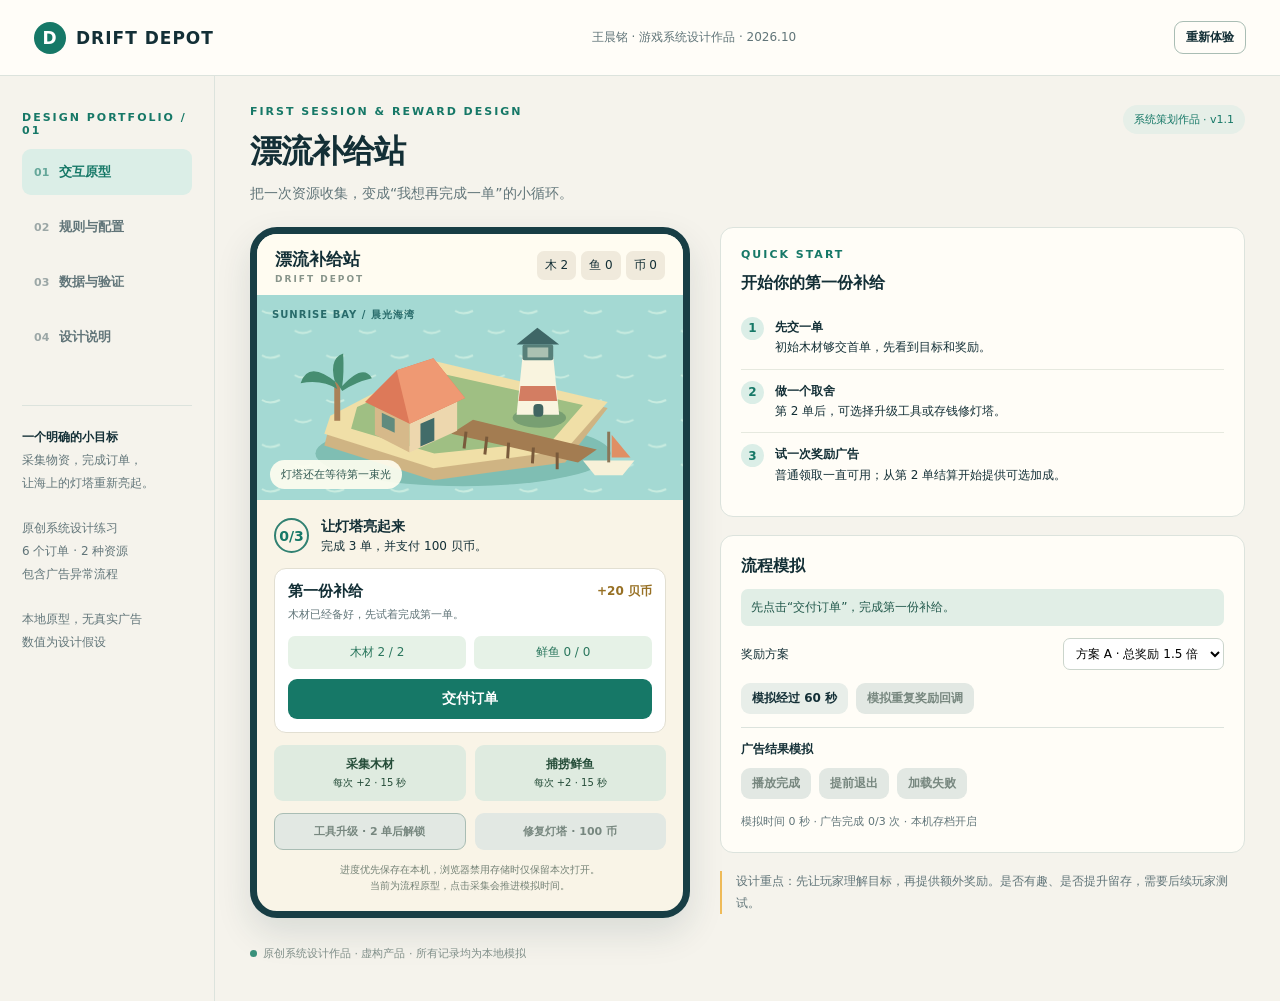
<file: index.html>
<!doctype html><html lang="zh-CN"><head><meta charset="utf-8"><meta name="viewport" content="width=device-width,initial-scale=1"><title>漂流补给站 · 游戏系统策划 DEMO</title><style>:root{--ink:#132f36;--muted:#617579;--green:#167867;--mint:#dbeee7;--paper:#f5f3ec;--line:#dce3dd;--gold:#efbb59}*{box-sizing:border-box}body{margin:0;font-family:'Microsoft YaHei',system-ui,sans-serif;background:var(--paper);color:var(--ink);font-size:14px}button,input,select{font:inherit}button{cursor:pointer;border:0;border-radius:9px;padding:11px 15px;font-weight:700;background:var(--green);color:white;transition:filter .15s}button:hover{filter:brightness(1.08)}button:focus-visible,a:focus-visible{outline:3px solid #e4a62e;outline-offset:3px}button:disabled{cursor:default;filter:none;background:#e2e8e3;color:#77877f}a{color:var(--green)}.quiet{background:#e8eee9;color:var(--ink)}.outline{background:transparent;border:1px solid #a9bdb4;color:var(--ink)}.small{padding:7px 11px;font-size:12px}h1,h2,h3,p{margin-top:0}h1{font-size:32px;letter-spacing:-1px;margin-bottom:7px}h2{font-size:23px;margin-bottom:14px}h3{font-size:16px}p{line-height:1.85}header{height:76px;background:#fffdf8;border-bottom:1px solid var(--line);display:flex;align-items:center;justify-content:space-between;padding:0 34px;gap:20px}.brand{font-weight:800;letter-spacing:1px;font-size:17px}.brand span{display:inline-grid;place-items:center;background:var(--green);color:white;width:32px;height:32px;border-radius:50%;margin-right:10px}.meta{font-size:12px;color:var(--muted)}.layout{display:grid;grid-template-columns:215px minmax(0,1fr);max-width:1600px;margin:auto;min-height:calc(100vh - 76px)}aside{padding:35px 22px;border-right:1px solid var(--line)}.eyebrow{font-size:11px;letter-spacing:2px;text-transform:uppercase;color:var(--green);font-weight:800;margin-bottom:12px}.nav{display:flex;flex-direction:column;gap:9px}.nav button{text-align:left;background:transparent;color:var(--muted);padding:14px 12px;font-size:13px}.nav button.active{color:var(--green);background:var(--mint)}.nav b{font-size:11px;opacity:.6;margin-right:10px}.sidefoot{margin-top:45px;border-top:1px solid var(--line);padding-top:20px;color:var(--muted);font-size:12px;line-height:1.9}.sidefoot strong{display:block;color:var(--ink)}main{padding:29px 35px 40px;min-width:0}.intro{display:flex;justify-content:space-between;align-items:flex-start;gap:20px;margin-bottom:20px}.intro p{color:var(--muted);margin:0}.badge{font-size:11px;background:#e6efe8;color:var(--green);padding:7px 11px;border-radius:30px;white-space:nowrap}.view[hidden]{display:none}.workspace{display:grid;grid-template-columns:minmax(330px,440px) minmax(260px,1fr);gap:30px;align-items:start}.phone{position:relative;border:7px solid #183e45;border-radius:27px;background:#f9f4e7;overflow:hidden;box-shadow:0 15px 35px #173b4320}.phone-head{background:#fffcf1;padding:14px 18px 11px;display:flex;justify-content:space-between;align-items:center}.phone-name{font-weight:800;font-size:17px}.phone-name small{display:block;font-size:9px;color:#87948a;letter-spacing:2px;margin-top:3px}.resources{display:flex;gap:5px;flex-wrap:wrap;font-size:12px}.res{background:#f0eadc;border-radius:7px;padding:6px 8px}.scene{position:relative;background:#a3d8d3;height:205px;overflow:hidden}.scene svg{width:100%;height:100%}.scene-label{position:absolute;left:15px;top:13px;font-size:10px;font-weight:bold;letter-spacing:1px;color:#286b6a}.scene-status{position:absolute;bottom:11px;left:13px;background:#fffef0e8;padding:7px 11px;border-radius:20px;color:#315851;font-size:11px}.gamebody{padding:15px 17px 17px}.goal{display:flex;gap:12px;align-items:center;margin-bottom:12px}.goal p{margin:0;font-size:12px;line-height:1.6}.goal b{display:block;font-size:14px}.goal .num{height:35px;width:35px;display:grid;place-items:center;border:2px solid #318172;color:var(--green);border-radius:50%;font-weight:800;flex-shrink:0}.order{background:white;border:1px solid #e2dfd2;border-radius:12px;padding:13px;margin-bottom:12px}.row{display:flex;align-items:center;justify-content:space-between;gap:10px}.order-title{font-weight:800;font-size:15px}.reward{color:#977024;font-weight:700;font-size:12px}.order p{font-size:11px;color:var(--muted);margin:4px 0 9px}.requirements{display:flex;gap:8px;margin:10px 0}.need{flex:1;border-radius:7px;background:#f2f3ec;text-align:center;padding:8px;color:#86734f;font-size:12px}.need.ready{background:#e6f2e7;color:#2b775e}.full{width:100%}.actions{display:grid;grid-template-columns:1fr 1fr;gap:9px;margin-bottom:12px}.actions button{background:#dfebe0;color:#244c38;font-size:12px;padding:11px 6px}.actions small{display:block;font-size:10px;font-weight:400;margin-top:3px}.builds{display:grid;grid-template-columns:1fr 1fr;gap:9px}.builds button{font-size:11px;padding:10px 6px}.helper{font-size:10px;color:#738175;text-align:center;margin-top:12px;line-height:1.6}.inspector{display:flex;flex-direction:column;gap:18px}.panel{background:#fffdf7;border:1px solid var(--line);border-radius:13px;padding:20px}.panel p:last-child{margin-bottom:0}.panel h3{margin-bottom:12px}.panel p{font-size:13px;color:var(--muted)}.steps{list-style:none;padding:0;margin:0}.steps li{display:flex;gap:11px;padding:11px 0;border-bottom:1px solid #e6e9df;font-size:12px;line-height:1.7}.steps li:last-child{border:0}.steps span{background:var(--mint);color:var(--green);border-radius:50%;width:23px;height:23px;display:grid;place-items:center;flex-shrink:0;font-weight:700}.steps strong{display:block}.tools{display:flex;flex-wrap:wrap;gap:8px}.control{display:flex;justify-content:space-between;align-items:center;gap:8px;margin-bottom:13px;font-size:12px}.control select{padding:7px 8px;border:1px solid #cbd5cc;border-radius:7px;background:white;max-width:210px}.simbar{font-size:11px;color:var(--muted);margin-top:13px;line-height:1.8}.adtools{padding-top:13px;border-top:1px solid var(--line);margin-top:13px}.adtools strong{font-size:12px;display:block;margin-bottom:10px}.note{padding-left:14px;border-left:2px solid var(--gold);color:var(--muted);font-size:12px;line-height:1.8}.modal{position:absolute;inset:0;background:#143c4599;display:flex;align-items:center;justify-content:center;padding:22px;z-index:5}.modal[hidden]{display:none}.modal-inner{width:100%;background:#fffcf2;border-radius:20px;padding:24px;text-align:center;box-shadow:0 15px 45px #0002}.modal .icon{font-size:38px;margin-bottom:15px}.modal h3{font-size:24px;margin-bottom:8px}.modal p{font-size:13px;color:var(--muted)}.modal button{margin-top:10px}.modal .payout{font-size:36px;color:var(--green);font-weight:bold;margin:16px 0}.adplace{background:#e4ede7;padding:35px 10px;margin:20px 0;border-radius:10px;line-height:1.8}.toast{font-size:12px;padding:10px;background:#e1eee6;color:#22594c;border-radius:7px;min-height:36px;margin-bottom:12px}.grid2{display:grid;grid-template-columns:1fr 1fr;gap:22px}.wide{grid-column:1/-1}table{border-collapse:collapse;width:100%;font-size:12px;background:#fffdf8}th{background:#e1ebe5;text-align:left;font-weight:700}td,th{padding:12px 11px;border:1px solid #dce3dd;line-height:1.7}td input{width:65px;padding:7px;border:1px solid #c2d2c7;border-radius:5px;background:white}td.right{text-align:right}.tablewrap{overflow-x:auto}.stats{display:grid;grid-template-columns:repeat(4,1fr);gap:12px;margin-bottom:20px}.stat{background:#fffdf8;border:1px solid var(--line);padding:18px;border-radius:10px}.stat strong{font-size:29px;display:block;margin:5px 0}.stat small{color:var(--muted);font-size:11px}.log{max-height:390px;overflow:auto;font-size:11px}.log code{color:var(--green);word-break:break-all}.flow{display:flex;gap:10px;align-items:center;flex-wrap:wrap;margin:14px 0 24px}.flow span{background:#e7eee6;padding:12px 15px;border-radius:8px;font-weight:bold;font-size:12px}.callout{background:#173e45;color:white;padding:26px;border-radius:13px}.callout p{color:#d0e6e3}.talk{counter-reset:talk}.talk article{border-bottom:1px solid var(--line);padding:21px 0}.talk article h3{font-size:17px}.talk article h3:before{counter-increment:talk;content:'0' counter(talk) ' / ';color:var(--green)}.talk article p{margin-bottom:0;color:#4c6266}.footer{font-size:11px;color:#82918b;margin-top:28px}.statusdot{display:inline-block;width:7px;height:7px;border-radius:100%;background:#3a917b;margin-right:6px}@media(max-width:1100px){.layout{grid-template-columns:175px minmax(0,1fr)}main{padding:25px 22px}.workspace{gap:19px;grid-template-columns:minmax(315px,1fr) minmax(230px,.85fr)}aside{padding:30px 13px}.intro h1{font-size:28px}.control{align-items:flex-start;flex-direction:column}}@media(max-width:850px){header{height:auto;min-height:68px;padding:16px 20px}.meta{display:none}.layout{display:block}aside{padding:13px 18px;border:0;border-bottom:1px solid var(--line)}aside .eyebrow,.sidefoot{display:none}.nav{flex-direction:row;overflow:auto;gap:4px}.nav button{white-space:nowrap;padding:10px}.nav b{display:none}main{padding:22px 18px}.workspace{grid-template-columns:minmax(290px,420px);justify-content:center}.intro{display:block}.intro .badge{display:inline-block;margin-top:10px}.grid2{grid-template-columns:1fr}.stats{grid-template-columns:1fr 1fr}.phone{max-width:420px}.control{flex-direction:row}.intro p{font-size:12px}.scene{height:190px}}@media(prefers-reduced-motion:reduce){*{transition:none!important}}
</style></head><body>
<header><div class="brand"><span>D</span>DRIFT DEPOT</div><div class="meta">王晨铭 · 游戏系统设计作品 · 2026.10</div><button class="outline small" id="reset">重新体验</button></header>
<div class="layout"><aside><div class="eyebrow">Design portfolio / 01</div><nav class="nav" aria-label="作品导航"><button data-tab="prototype" class="active"><b>01</b>交互原型</button><button data-tab="rules"><b>02</b>规则与配置</button><button data-tab="data"><b>03</b>数据与验证</button><button data-tab="design"><b>04</b>设计说明</button></nav><div class="sidefoot"><strong>一个明确的小目标</strong>采集物资，完成订单，<br>让海上的灯塔重新亮起。<br><br>原创系统设计练习<br>6 个订单 · 2 种资源<br>包含广告异常流程<br><br>本地原型，无真实广告<br>数值为设计假设</div></aside>
<main><div class="intro"><div><div class="eyebrow">First session & reward design</div><h1>漂流补给站</h1><p>把一次资源收集，变成“我想再完成一单”的小循环。</p></div><div class="badge">系统策划作品 · v1.1</div></div>
<section class="view" id="prototype"><div class="workspace"><div class="phone"><div class="phone-head"><div class="phone-name">漂流补给站<small>DRIFT DEPOT</small></div><div class="resources"><span class="res" id="wood"></span><span class="res" id="fish"></span><span class="res" id="coins"></span></div></div>
<div class="scene"><span class="scene-label">SUNRISE BAY / 晨光海湾</span><svg viewBox="0 0 430 205" aria-label="海岛补给站和待修复灯塔" role="img"><defs><pattern id="water" width="65" height="45" patternUnits="userSpaceOnUse"><path d="M5 15 Q13 20 23 15 M38 35 Q46 40 55 35" fill="none" stroke="#c9ece0" stroke-width="2"/></pattern></defs><rect width="430" height="205" fill="#a4d9d3"/><rect width="430" height="205" fill="url(#water)"/><ellipse cx="208" cy="159" rx="149" ry="33" fill="#7fbeb3"/><path d="M74 127 L180 72 354 113 311 168 178 186 68 151Z" fill="#cfb483"/><path d="M74 121 L180 66 354 107 311 156 178 174 68 139Z" fill="#f0dfa7"/><path d="M101 112 L180 77 329 110 297 147 179 159 95 134Z" fill="#9fbf83"/><path d="M196 139 L324 168 343 155 218 125Z" fill="#a37c51"/><path d="M211 137 L209 154 M232 142 L230 160 M254 148 L253 164 M279 153 L278 169 M303 158 L303 175" stroke="#795a3b" stroke-width="3"/><g transform="translate(119 78)"><path d="M0 28 L48 10 83 25 35 46Z" fill="#efdcbc"/><path d="M0 28 L0 62 35 80 35 46Z" fill="#d6b98a"/><path d="M35 46 L83 25 83 58 35 80Z" fill="#edd7ae"/><path d="M-10 29 L22 -3 59 -15 91 25 35 51Z" fill="#dd7959"/><path d="M35 51 L22 -3 59 -15 91 25Z" fill="#ef9973"/><path d="M46 51 L60 45 60 68 46 74Z" fill="#426c69"/><path d="M7 40 L20 46 20 60 7 54Z" fill="#608b7e"/></g><g transform="translate(276 48)"><ellipse cx="9" cy="75" rx="27" ry="10" fill="#789f72"/><path d="M-8 13 L23 13 29 72 -14 72Z" fill="#f9f4df"/><path d="M-10 43 L25 43 27 58 -12 58Z" fill="#d37d62"/><rect x="-8" y="1" width="31" height="16" rx="2" fill="#567f79"/><rect id="lamp" x="-3" y="4" width="21" height="10" fill="#abc1b2"/><path d="M-14 1 L7 -16 29 1Z" fill="#3e6666"/><rect x="3" y="61" width="10" height="13" rx="4" fill="#406561"/><path id="beam" d="M15 9 L104 -21 L104 47Z" fill="#ffe592" opacity="0"/></g><g transform="translate(81 79)"><rect x="-3" y="8" width="6" height="39" fill="#aa8157"/><path d="M0 9 Q-29 -15 -37 9 Q-15 5 0 15 Q-11 -15 6 -21 Q7 -1 5 12 Q26 -11 35 4 Q18 8 5 17Z" fill="#468d71"/></g><g transform="translate(352 166)"><path d="M-23 0 L29 0 17 15 -11 15Z" fill="#f7f1d8"/><path d="M3 -29 L3 2" stroke="#897759" stroke-width="3"/><path d="M6 -26 L25 -3 6 -3Z" fill="#e08f64"/></g></svg><span class="scene-status" id="scene-status">灯塔还在等待第一束光</span></div>
<div class="gamebody"><div class="goal"><div class="num" id="progress">0/3</div><p><b id="goal-title">让灯塔亮起来</b><span id="goal-copy"></span></p></div><div class="order"><div class="row"><span class="order-title" id="order-name"></span><span class="reward" id="order-reward"></span></div><p id="order-desc"></p><div class="requirements" id="requirements"></div><button class="full" id="submit">交付订单</button></div><div class="actions"><button id="gather-wood">采集木材<small></small></button><button id="gather-fish">捕捞鲜鱼<small></small></button></div><div class="builds"><button class="outline" id="upgrade"></button><button id="repair"></button></div><div class="helper">进度优先保存在本机，浏览器禁用存储时仅保留本次打开。<br>当前为流程原型，点击采集会推进模拟时间。</div></div>
<div class="modal" id="modal" hidden role="dialog" aria-modal="false" aria-labelledby="modal-title"><div class="modal-inner" id="modal-content"></div></div></div>
<div class="inspector"><div class="panel"><div class="eyebrow">Quick start</div><h3>开始你的第一份补给</h3><ol class="steps"><li><span>1</span><div><strong>先交一单</strong>初始木材够交首单，先看到目标和奖励。</div></li><li><span>2</span><div><strong>做一个取舍</strong>第 2 单后，可选择升级工具或存钱修灯塔。</div></li><li><span>3</span><div><strong>试一次奖励广告</strong>普通领取一直可用；从第 2 单结算开始提供可选加成。</div></li></ol></div><div class="panel"><h3>流程模拟</h3><div class="toast" id="status" role="status" aria-live="polite">先点击“交付订单”，完成第一份补给。</div><label class="control">奖励方案<select id="variant"><option value="A">方案 A · 总奖励 1.5 倍</option><option value="B">方案 B · 总奖励 2 倍</option></select></label><div class="tools"><button class="quiet small" id="advance">模拟经过 60 秒</button><button class="quiet small" id="duplicate">模拟重复奖励回调</button></div><div class="adtools"><strong>广告结果模拟</strong><div class="tools"><button class="small" id="ad-success" disabled>播放完成</button><button class="quiet small" id="ad-cancel" disabled>提前退出</button><button class="quiet small" id="ad-fail" disabled>加载失败</button></div></div><div class="simbar" id="siminfo"></div></div><div class="note">设计重点：先让玩家理解目标，再提供额外奖励。是否有趣、是否提升留存，需要后续玩家测试。</div></div></div></section>
<section class="view" id="rules" hidden><div class="grid2"><div class="panel wide"><h2>订单与成长规则</h2><div class="flow"><span>采集资源</span>→<span>交付订单</span>→<span>领取贝币</span>→<span>升级或修灯塔</span></div><p>木材和鲜鱼是消耗资源，贝币是成长资源。订单按固定顺序解锁；升级工具提升单次采集量，但会暂时延后修复灯塔。修复之后仍可体验剩余订单，6 单结算后本轮结束。</p></div><div class="panel"><h3>配置实验台</h3><p>调整的是设计假设。应用后会重新开始，避免旧存档混入新数值。</p><label class="control">基础采集量 <input id="cfg-gather" type="number" min="1" max="4" value="2"></label><label class="control">灯塔修复费用 <input id="cfg-cost" type="number" min="80" max="150" step="5" value="100"></label><div class="tools"><button id="apply">应用并重新开始</button><button class="outline" id="export-config">导出当前配置</button></div><p class="meta" id="config-notice"></p></div><div class="panel"><h3>必须守住的边界</h3><p>资源不足不能提交；资源上限各 20；每笔订单只结算一次；首单没有广告；失败或退出仍可普通领取；每单仅能发起一次视频请求。</p><p>奖励视频每轮最多成功 3 次，成功后冷却 60 秒模拟时间。真实产品的每日上限与冷却应由服务端校验。</p></div><div class="panel wide"><h3>订单配置表</h3><div class="tablewrap"><table><thead><tr><th>编号</th><th>订单</th><th>木材</th><th>鲜鱼</th><th>基础贝币</th><th>A 额外奖励</th><th>B 额外奖励</th></tr></thead><tbody id="orders-table"></tbody></table></div><p style="margin-top:12px">额外奖励 = 向下取整［基础奖励 ×（倍数 − 1）］。A 方案的 35 贝币订单总计 52 贝币，界面展示实际可领数值。</p></div></div></section>
<section class="view" id="data" hidden><div class="eyebrow">Local session / 非真实用户数据</div><h2>数值记录与验证计划</h2><div class="stats" id="stats"></div><div class="grid2"><div class="panel"><h3>这次测试回答什么</h3><p>问题：在入口和冷却相同的条件下，将奖励从 1.5 倍提高到 2 倍，是否会改变玩家观看意愿，并让成长过快？</p><p>正式实验只改变奖励倍数，按用户固定分组。主要看“出现奖励入口的用户中，有多少人在首次曝光后 24 小时内完成一次奖励视频”。同时观察 D1 留存、前 3 单完成率、灯塔修复时间和免费玩家的进度。</p><p>本地一轮演示只能检查埋点和数值；不能当作 A/B 实验结果，也不能推算收入。</p></div><div class="panel"><h3>具体判断方法</h3><p>先做小规模可用性测试，确认玩家能理解订单和普通领取。正式样本量根据基线、最小可检测提升和统计方案预先计算，至少覆盖完整周周期与 D1 观察窗口。</p><p>若广告完成率提高，但灯塔目标过快耗尽或 D1 下降，先调整奖励上限。若免费路径完成率下降，优先检查引导和基础产出。</p><button class="outline" id="export-events">导出本轮事件 JSON</button></div><div class="panel wide"><div class="row"><h3>本轮事件记录</h3><span class="meta">仅保存本机 · 可导出复盘</span></div><div class="log"><table><thead><tr><th>序号</th><th>模拟秒</th><th>事件</th><th>内容</th></tr></thead><tbody id="event-log"></tbody></table></div></div></section>
<section class="view" id="design" hidden>
<div class="callout"><div class="eyebrow" style="color:#a5d0bd">Design notes</div><h2>让每一次补给都有一个可见的目标</h2><p>玩家收集物资、帮助船只完成订单，再用贝币改善补给站。本作品围绕一个短周期目标，探索资源循环、成长选择与自愿奖励视频之间的关系。</p></div>
<div class="talk"><article><h3>首单先给一次完整反馈</h3><p>初始提供 2 木材，刚好完成首单。玩家先经历交付和领奖，再学习资源收集；首单不出现视频入口，避免分散对目标的理解。</p></article>
<article><h3>升级工具还是先修灯塔</h3><p>第 2 单后工具解锁，花费 30 贝币让每次采集从 2 增加到 3。升级能减少后续操作，但默认路径要到第 4 单才够钱修塔；不升级则可在第 3 单修塔。玩家能看到选择的成本。</p></article>
<article><h3>奖励增加不等于更早达成目标</h3><p>灯塔同时需要完成至少 3 单和支付 100 贝币。提高奖励倍数会增加余额，却无法跳过订单门槛，视频还会占用模拟时间。因此视频入口只承诺额外贝币。后续需要补充有意义的消耗，并验证玩家是否理解奖励价值。</p></article>
<article><h3>异常流程也是规则的一部分</h3><p>视频加载失败或提前退出时保留基础领奖；同一订单不重复发钱；视频过程中刷新会恢复普通领奖。每轮最多成功 3 次，成功后冷却 60 模拟秒，减少奖励过快积累。</p></article></div>
<div class="panel"><h3>默认数值推演</h3><p>以下按缺口采集、不提前囤货。“修塔前余额”均为完成并结算相应订单后的数值，所有时间为模拟秒。</p><div class="tablewrap"><table><thead><tr><th>路径</th><th>可修塔时</th><th>修塔前余额</th><th>模拟秒</th></tr></thead><tbody><tr><td>免费 不升级</td><td>第 3 单</td><td>115</td><td>105</td></tr><tr><td>免费 第 2 单后升级</td><td>第 4 单</td><td>130</td><td>125</td></tr><tr><td>A 第 2 和 3 单完整视频</td><td>第 3 单</td><td>162</td><td>165</td></tr><tr><td>B 第 2 和 3 单完整视频</td><td>第 3 单</td><td>210</td><td>165</td></tr></tbody></table></div></div>
<div class="panel" style="margin-top:22px"><h3>后续迭代</h3><p>先观察玩家能否理解订单、普通领取和升级成本，再补充灯塔修复后的订单变化与长期资源消耗。奖励倍数的正式实验需要真实用户、固定分组与完整观察窗口；当前原型只验证规则和数值，不提供商业效果结论。</p></div>
<p class="footer">设计文档、代码与视觉素材使用 AI 辅助完成。作品包含 6 个固定订单和本地事件记录，未接入真实广告、账号或服务端。</p></section>
<div class="footer"><span class="statusdot"></span>原创系统设计作品 · 虚构产品 · 所有记录均为本地模拟</div></main></div>
<script>(function(root){
'use strict';
const DEFAULT={version:'1.0',variant:'A',gather:2,gatherSeconds:15,storageCap:20,upgradeCost:30,upgradeGather:3,lighthouseCost:100,minOrders:3,adMultiplier:1.5,adSeconds:30,adCooldown:60,adCap:3,orders:[
{id:'O01',name:'第一份补给',wood:2,fish:0,coins:20},
{id:'O02',name:'渔夫的午餐',wood:2,fish:2,coins:35},
{id:'O03',name:'灯塔物资',wood:4,fish:3,coins:60},
{id:'O04',name:'远航准备',wood:3,fish:3,coins:45},
{id:'O05',name:'邻岛来信',wood:4,fish:4,coins:60},
{id:'O06',name:'最后一班船',wood:5,fish:5,coins:75}]};
const copy=x=>JSON.parse(JSON.stringify(x));
function create(config=DEFAULT,saved=null){
const c=copy(config);
const s=saved?copy(saved):{version:1,time:0,wood:2,fish:0,coins:0,completed:0,upgraded:false,repaired:false,phase:'play',pending:null,adCount:0,lastAd:-99999,events:[],paid:[],lastTransaction:null};
function log(event,details={}){s.events.push({seq:s.events.length+1,event,sim_seconds:s.time,variant:c.variant,...details});}
function current(){return c.orders[s.completed]||null;}
function allowedAd(){return !!(s.phase==='settlement'&&s.pending&&!s.pending.attempted&&s.completed>=2&&s.adCount<c.adCap&&s.time-s.lastAd>=c.adCooldown);}
function claim(bonus=0){
const p=s.pending;if(!p||s.paid.includes(p.id))return false;
s.coins+=p.base+bonus;s.paid.push(p.id);s.lastTransaction=p.id;
log('order_settle',{order_id:p.id,base:p.base,bonus,coins:p.base+bonus});
s.pending=null;s.phase='play';return true;
}
function act(type,payload){
let ok=false;const o=current();
if(type==='gather'&&s.phase==='play'&&o&&['wood','fish'].includes(payload)&&s[payload]<c.storageCap){const n=Math.min(s.upgraded?c.upgradeGather:c.gather,c.storageCap-s[payload]);s[payload]+=n;s.time+=c.gatherSeconds;log('resource_gather',{resource:payload,amount:n});ok=true;}
if(type==='submit'&&s.phase==='play'&&o&&s.wood>=o.wood&&s.fish>=o.fish){s.wood-=o.wood;s.fish-=o.fish;s.completed++;s.time+=5;s.pending={id:o.id,base:o.coins,attempted:false};s.phase='settlement';log('order_complete',{order_id:o.id});if(allowedAd())log('rv_offer',{order_id:o.id,multiplier:c.adMultiplier});ok=true;}
if(type==='claim'&&s.phase==='settlement'){ok=claim();}
if(type==='adStart'&&allowedAd()){s.pending.attempted=true;s.phase='ad';log('rv_start',{order_id:s.pending.id});ok=true;}
if(type==='adResult'&&s.phase==='ad'&&['success','cancel','fail'].includes(payload)){
const id=s.pending.id;log('rv_'+payload,{order_id:id});
if(payload==='success'){s.time+=c.adSeconds;s.lastAd=s.time;s.adCount++;const bonus=Math.floor(s.pending.base*(c.adMultiplier-1));log('rv_reward',{order_id:id,bonus});ok=claim(bonus);}
else{s.phase='settlement';ok=true;}
}
if(type==='upgrade'&&s.phase==='play'&&!s.upgraded&&s.completed>=2&&s.coins>=c.upgradeCost){s.coins-=c.upgradeCost;s.upgraded=true;log('upgrade_buy',{cost:c.upgradeCost});ok=true;}
if(type==='repair'&&s.phase==='play'&&!s.repaired&&s.completed>=c.minOrders&&s.coins>=c.lighthouseCost){s.coins-=c.lighthouseCost;s.repaired=true;log('lighthouse_repair',{cost:c.lighthouseCost});ok=true;}
if(type==='advance'&&s.phase!=='ad'){s.time+=60;log('demo_time_advance',{seconds:60});ok=true;}
if(type==='duplicate'){log('duplicate_callback_ignored',{order_id:s.lastTransaction});ok=true;}
return ok;
}
if(!saved)log('session_start');
if(saved&&s.phase==='ad'){s.phase='settlement';log('rv_interrupted',{order_id:s.pending.id});}
return {config:c,state:s,current,allowedAd,act,snapshot:()=>copy(s)};
}
const api={DEFAULT,create};if(typeof module!=='undefined'&&module.exports)module.exports=api;root.DriftEngine=api;
})(typeof globalThis!=='undefined'?globalThis:this);
</script><script>(function(){
'use strict';
const $=id=>document.getElementById(id),key='drift-depot-public-v1';
const clone=x=>JSON.parse(JSON.stringify(x));
let config=clone(DriftEngine.DEFAULT),game,storage=true;
try{const stored=JSON.parse(localStorage.getItem(key)||'null');if(stored&&stored.state.version===1&&Array.isArray(stored.state.events)&&stored.config.version==='1.0'&&stored.config.orders.length===6){config=stored.config;game=DriftEngine.create(config,stored.state);}}catch(e){storage=false;}
if(!game)game=DriftEngine.create(config);
const escape=x=>String(x).replace(/[&<>"']/g,c=>({'&':'&amp;','<':'&lt;','>':'&gt;','"':'&quot;',"'":'&#39;'}[c]));
function save(){try{localStorage.setItem(key,JSON.stringify({config,state:game.snapshot()}));}catch(e){storage=false;}}
function tell(message){$('status').textContent=message;}
function reset(c=config){config=clone(c);game=DriftEngine.create(config);save();render();tell('已重新开始。先交付第一份补给。');}
function act(t,v){const ok=game.act(t,v);if(ok){const messages={submit:'订单已交付，选择领取方式。',claim:'基础奖励已领取，可以继续完成下一单。',gather:'物资已入库，查看订单还缺什么。',upgrade:'工具升级成功，单次采集量增加。',repair:'灯塔亮起来了！还可以体验剩余订单。',adStart:'请在流程模拟选择一种广告结果。',advance:'模拟时间推进 60 秒。',duplicate:'重复奖励回调已忽略，贝币没有增加。'};tell(t==='adResult'?(v==='success'?'完整播放成功，基础奖励和额外奖励已一次性到账。':'未发放广告加成，基础奖励仍可领取。'):messages[t]||'操作完成。');save();render();}return ok;}
function render(){
const s=game.state,c=game.config,o=game.current(),n=s.upgraded?c.upgradeGather:c.gather,play=s.phase==='play';
$('wood').textContent='木 '+s.wood;$('fish').textContent='鱼 '+s.fish;$('coins').textContent='币 '+s.coins;
$('progress').textContent=Math.min(s.completed,c.minOrders)+'/'+c.minOrders;
$('goal-title').textContent=s.repaired?'灯塔已经亮起':'让灯塔亮起来';
$('goal-copy').textContent=s.repaired?'继续服务来往船只，完成本轮 6 个订单。':'完成 '+c.minOrders+' 单，并支付 '+c.lighthouseCost+' 贝币。';
$('scene-status').textContent=s.repaired?'晨光海湾重新迎来船只':'灯塔还在等待第一束光';
$('lamp').setAttribute('fill',s.repaired?'#ffe685':'#abc1b2');$('beam').setAttribute('opacity',s.repaired?'.6':'0');
$('order-name').textContent=o?o.name:'本轮补给已完成';$('order-reward').textContent=o?'+'+o.coins+' 贝币':'6 / 6';
$('order-desc').textContent=o?(s.completed===0?'木材已经备好，先试着完成第一单。':'订单 '+(s.completed+1)+' / 6 · 按需要收集物资'):'可以修复灯塔、查看事件，或重新体验其他方案。';
$('requirements').innerHTML=o?['wood','fish'].map(r=>'<span class="need '+(s[r]>=o[r]?'ready':'')+'">'+(r==='wood'?'木材':'鲜鱼')+' '+s[r]+' / '+o[r]+'</span>').join(''):'';
$('submit').disabled=!play||!o||s.wood<o.wood||s.fish<o.fish;
$('submit').textContent=o?'交付订单':'本轮结束';
for(const r of ['wood','fish']){const el=$('gather-'+r);el.disabled=!play||!o||s[r]>=c.storageCap;el.querySelector('small').textContent='每次 +'+n+' · '+c.gatherSeconds+' 秒';}
$('upgrade').textContent=s.upgraded?'工具已升级':(s.completed<2?'工具升级 · 2 单后解锁':'升级工具 · '+c.upgradeCost+' 币');
$('upgrade').disabled=!play||s.upgraded||s.completed<2||s.coins<c.upgradeCost;
$('repair').textContent=s.repaired?'灯塔已修复':'修复灯塔 · '+c.lighthouseCost+' 币';
$('repair').disabled=!play||s.repaired||s.completed<c.minOrders||s.coins<c.lighthouseCost;
$('variant').value=c.variant;$('variant').disabled=!play;$('reset').disabled=s.phase==='ad';
$('advance').disabled=!play;$('duplicate').disabled=!play||!s.lastTransaction;
for(const r of ['success','cancel','fail'])$('ad-'+r).disabled=s.phase!=='ad';
$('siminfo').textContent='模拟时间 '+s.time+' 秒 · 广告完成 '+s.adCount+'/'+c.adCap+' 次 · '+(storage?'本机存档开启':'本次打开有效，存储不可用');
$('modal').hidden=play;
if(s.phase==='settlement'){
const p=s.pending,extra=Math.floor(p.base*(c.adMultiplier-1));
let reason=s.completed<2?'先享受第一份奖励。':p.attempted?'视频未完成，可直接领取基础奖励。':s.adCount>=c.adCap?'本轮额外奖励次数已用完。':s.time-s.lastAd<c.adCooldown?'额外奖励冷却中，先继续补给。':'';
$('modal-content').innerHTML='<div class="icon">✦</div><h3 id="modal-title">补给已送达</h3><p>你帮助了一位远航的朋友。</p><div class="payout">'+p.base+' <small style="font-size:14px">贝币</small></div><button class="full" data-action="claim">普通领取 '+p.base+' 贝币</button>'+(game.allowedAd()?'<button class="outline full" data-action="adStart">观看视频 · 共领 '+(p.base+extra)+' 贝币</button><p style="font-size:11px;margin-top:12px">自愿观看，完整播放后额外获得 '+extra+' 贝币。</p>':'<p style="font-size:12px;margin-top:12px">'+reason+'</p>');
}else if(s.phase==='ad')$('modal-content').innerHTML='<h3 id="modal-title">奖励视频演示</h3><div class="adplace">▷<br>此处模拟广告播放<br><small>不会请求真实广告</small></div><p>请在流程模拟选择<br>播放完成、提前退出或加载失败。</p><button class="outline full" data-action="cancelAd">退出视频</button>';
$('cfg-gather').value=c.gather;$('cfg-cost').value=c.lighthouseCost;
$('config-notice').textContent='当前：基础 +'+c.gather+'，升级后 +'+c.upgradeGather+'；方案 '+c.variant+'。';
$('orders-table').innerHTML=c.orders.map(o=>'<tr><td>'+o.id+'</td><td>'+o.name+'</td><td>'+o.wood+'</td><td>'+o.fish+'</td><td>'+o.coins+'</td><td>'+Math.floor(o.coins*.5)+'</td><td>'+o.coins+'</td></tr>').join('');
const incomes=s.events.filter(e=>e.event==='order_settle').reduce((sum,e)=>sum+e.coins,0),bonuses=s.events.filter(e=>e.event==='rv_reward').reduce((sum,e)=>sum+e.bonus,0);
$('stats').innerHTML=[['已结算订单',s.paid.length,'共 6 单'],['累计收入',incomes,'不扣除建设消耗'],['广告额外收入',bonuses,'仅本轮模拟'],['灯塔修复',s.repaired?'完成':'未完成','目标 '+c.lighthouseCost+' 贝币']].map(x=>'<div class="stat"><small>'+x[0]+'</small><strong>'+x[1]+'</strong><small>'+x[2]+'</small></div>').join('');
$('event-log').innerHTML=s.events.slice().reverse().map(e=>{const{seq,event,sim_seconds,variant,...d}=e;return '<tr><td>'+seq+'</td><td>'+sim_seconds+'</td><td><code>'+event+'</code></td><td>'+escape(JSON.stringify(d))+'</td></tr>';}).join('');
}
function download(name,obj){const a=document.createElement('a'),url=URL.createObjectURL(new Blob([JSON.stringify(obj,null,2)],{type:'application/json'}));a.href=url;a.download=name;document.body.appendChild(a);a.click();a.remove();setTimeout(()=>URL.revokeObjectURL(url),1000);}
document.querySelectorAll('[data-tab]').forEach(b=>b.onclick=()=>{document.querySelectorAll('[data-tab]').forEach(t=>t.classList.toggle('active',t===b));document.querySelectorAll('.view').forEach(v=>v.hidden=v.id!==b.dataset.tab);});
$('gather-wood').onclick=()=>act('gather','wood');$('gather-fish').onclick=()=>act('gather','fish');
for(const t of ['submit','upgrade','repair','advance','duplicate'])$(t).onclick=()=>act(t);
for(const r of ['success','cancel','fail'])$('ad-'+r).onclick=()=>act('adResult',r);
$('modal-content').onclick=e=>{const b=e.target.closest('[data-action]');if(b){if(b.dataset.action==='cancelAd')act('adResult','cancel');else act(b.dataset.action);}};
$('reset').onclick=()=>{if(confirm('清除本轮进度并重新开始？可先在数据页导出事件。'))reset();};
$('variant').onchange=()=>{const v=$('variant').value;if(confirm('切换奖励方案会清除当前进度，继续吗？'))reset({...config,variant:v,adMultiplier:v==='B'?2:1.5});else $('variant').value=config.variant;};
$('apply').onclick=()=>{const n=Number($('cfg-gather').value),cost=Number($('cfg-cost').value);if(!Number.isInteger(n)||n<1||n>4||!Number.isInteger(cost)||cost<80||cost>150||cost%5){$('config-notice').textContent='采集量请填 1–4 的整数；修复费用为 80–150 内的 5 的倍数。';return;}if(confirm('应用新数值并清除本轮进度？')){reset({...config,gather:n,upgradeGather:n+1,lighthouseCost:cost});$('config-notice').textContent='配置已应用。可返回交互原型验证新节奏。';}};
$('export-config').onclick=()=>download('漂流补给站_当前配置.json',config);
$('export-events').onclick=()=>download('漂流补给站_本轮模拟事件.json',{notice:'本地模拟，不是真实用户数据',config,events:game.state.events});
window.demo={get state(){return game.snapshot();},get config(){return clone(config);}};
save();render();
})();
</script></body></html>
</file>
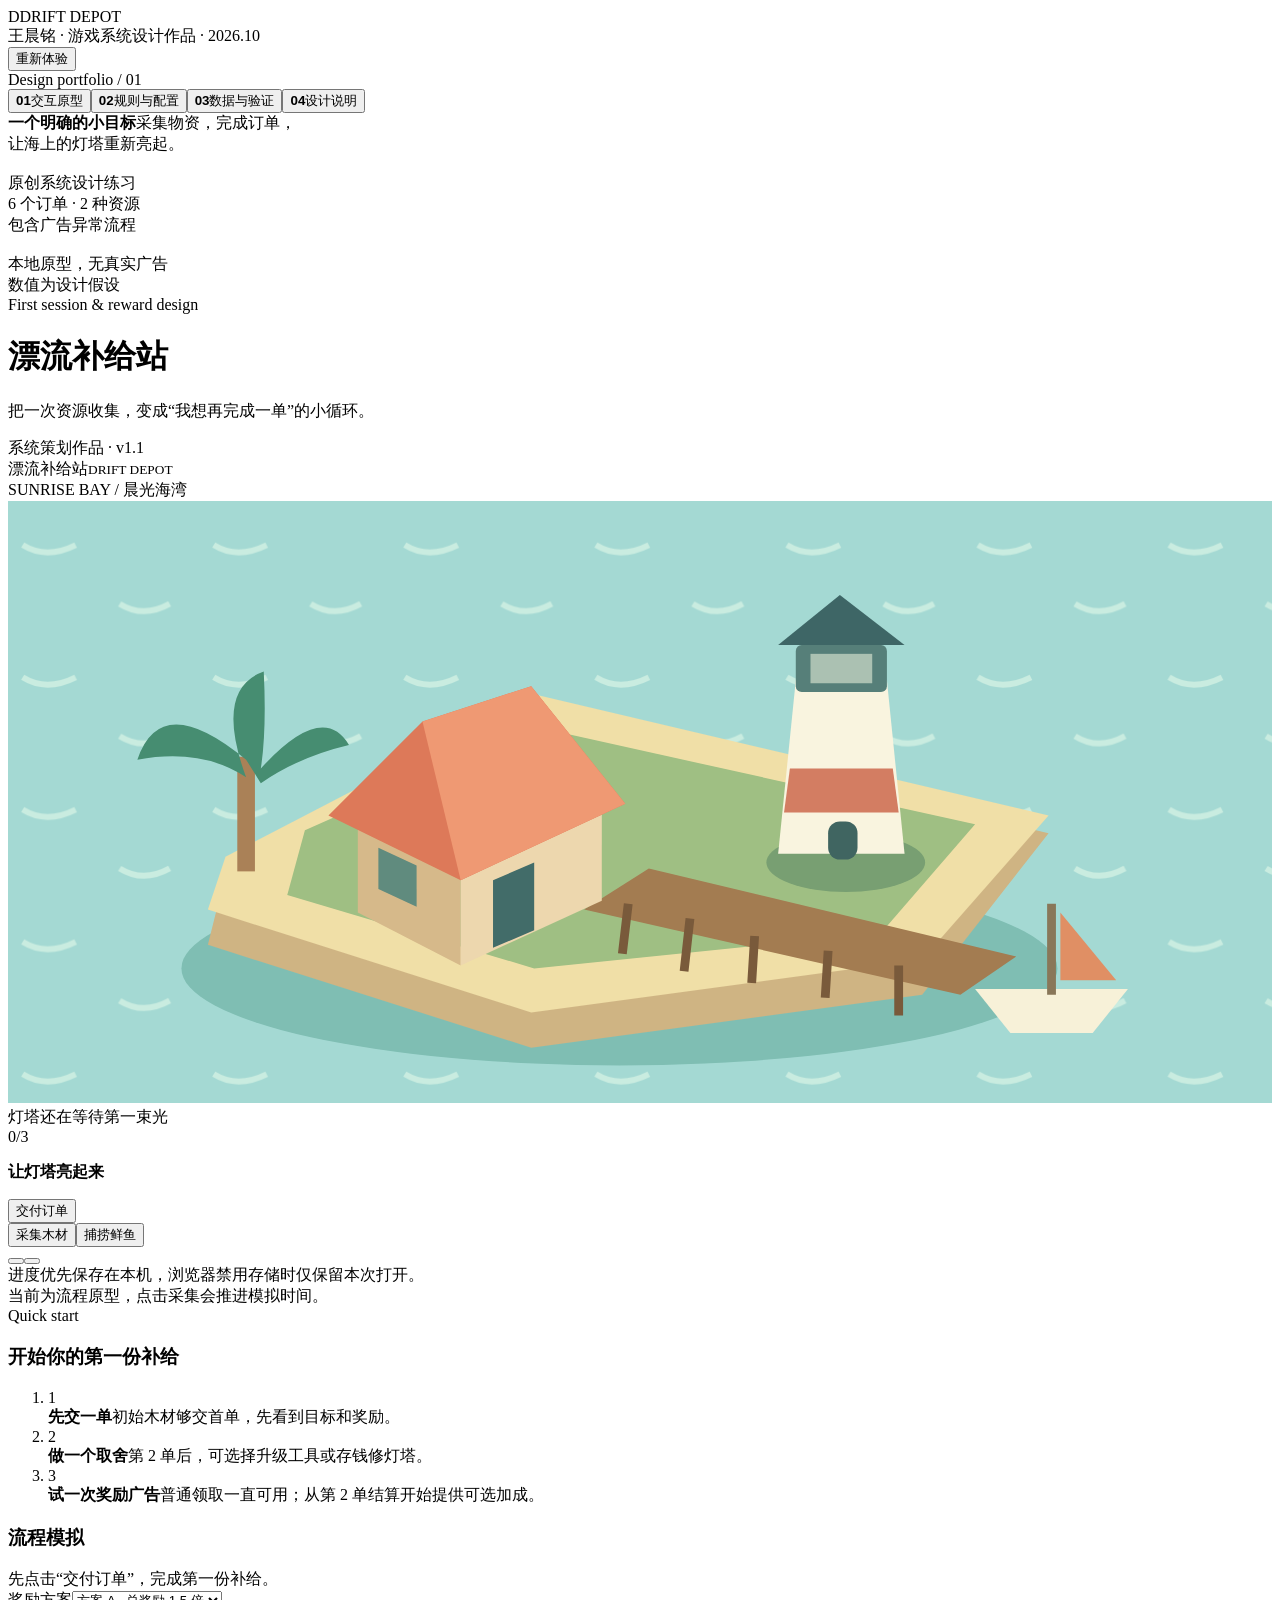
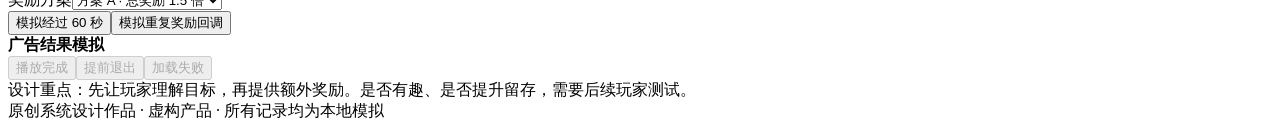
<file: shell.html>
<!doctype html><html lang="zh-CN"><head><meta charset="utf-8"><meta name="viewport" content="width=device-width,initial-scale=1"><title>漂流补给站 · 游戏系统策划 DEMO</title><style>__CSS__</style></head><body>
<header><div class="brand"><span>D</span>DRIFT DEPOT</div><div class="meta">王晨铭 · 游戏系统设计作品 · 2026.10</div><button class="outline small" id="reset">重新体验</button></header>
<div class="layout"><aside><div class="eyebrow">Design portfolio / 01</div><nav class="nav" aria-label="作品导航"><button data-tab="prototype" class="active"><b>01</b>交互原型</button><button data-tab="rules"><b>02</b>规则与配置</button><button data-tab="data"><b>03</b>数据与验证</button><button data-tab="design"><b>04</b>设计说明</button></nav><div class="sidefoot"><strong>一个明确的小目标</strong>采集物资，完成订单，<br>让海上的灯塔重新亮起。<br><br>原创系统设计练习<br>6 个订单 · 2 种资源<br>包含广告异常流程<br><br>本地原型，无真实广告<br>数值为设计假设</div></aside>
<main><div class="intro"><div><div class="eyebrow">First session & reward design</div><h1>漂流补给站</h1><p>把一次资源收集，变成“我想再完成一单”的小循环。</p></div><div class="badge">系统策划作品 · v1.1</div></div>
<section class="view" id="prototype"><div class="workspace"><div class="phone"><div class="phone-head"><div class="phone-name">漂流补给站<small>DRIFT DEPOT</small></div><div class="resources"><span class="res" id="wood"></span><span class="res" id="fish"></span><span class="res" id="coins"></span></div></div>
<div class="scene"><span class="scene-label">SUNRISE BAY / 晨光海湾</span><svg viewBox="0 0 430 205" aria-label="海岛补给站和待修复灯塔" role="img"><defs><pattern id="water" width="65" height="45" patternUnits="userSpaceOnUse"><path d="M5 15 Q13 20 23 15 M38 35 Q46 40 55 35" fill="none" stroke="#c9ece0" stroke-width="2"/></pattern></defs><rect width="430" height="205" fill="#a4d9d3"/><rect width="430" height="205" fill="url(#water)"/><ellipse cx="208" cy="159" rx="149" ry="33" fill="#7fbeb3"/><path d="M74 127 L180 72 354 113 311 168 178 186 68 151Z" fill="#cfb483"/><path d="M74 121 L180 66 354 107 311 156 178 174 68 139Z" fill="#f0dfa7"/><path d="M101 112 L180 77 329 110 297 147 179 159 95 134Z" fill="#9fbf83"/><path d="M196 139 L324 168 343 155 218 125Z" fill="#a37c51"/><path d="M211 137 L209 154 M232 142 L230 160 M254 148 L253 164 M279 153 L278 169 M303 158 L303 175" stroke="#795a3b" stroke-width="3"/><g transform="translate(119 78)"><path d="M0 28 L48 10 83 25 35 46Z" fill="#efdcbc"/><path d="M0 28 L0 62 35 80 35 46Z" fill="#d6b98a"/><path d="M35 46 L83 25 83 58 35 80Z" fill="#edd7ae"/><path d="M-10 29 L22 -3 59 -15 91 25 35 51Z" fill="#dd7959"/><path d="M35 51 L22 -3 59 -15 91 25Z" fill="#ef9973"/><path d="M46 51 L60 45 60 68 46 74Z" fill="#426c69"/><path d="M7 40 L20 46 20 60 7 54Z" fill="#608b7e"/></g><g transform="translate(276 48)"><ellipse cx="9" cy="75" rx="27" ry="10" fill="#789f72"/><path d="M-8 13 L23 13 29 72 -14 72Z" fill="#f9f4df"/><path d="M-10 43 L25 43 27 58 -12 58Z" fill="#d37d62"/><rect x="-8" y="1" width="31" height="16" rx="2" fill="#567f79"/><rect id="lamp" x="-3" y="4" width="21" height="10" fill="#abc1b2"/><path d="M-14 1 L7 -16 29 1Z" fill="#3e6666"/><rect x="3" y="61" width="10" height="13" rx="4" fill="#406561"/><path id="beam" d="M15 9 L104 -21 L104 47Z" fill="#ffe592" opacity="0"/></g><g transform="translate(81 79)"><rect x="-3" y="8" width="6" height="39" fill="#aa8157"/><path d="M0 9 Q-29 -15 -37 9 Q-15 5 0 15 Q-11 -15 6 -21 Q7 -1 5 12 Q26 -11 35 4 Q18 8 5 17Z" fill="#468d71"/></g><g transform="translate(352 166)"><path d="M-23 0 L29 0 17 15 -11 15Z" fill="#f7f1d8"/><path d="M3 -29 L3 2" stroke="#897759" stroke-width="3"/><path d="M6 -26 L25 -3 6 -3Z" fill="#e08f64"/></g></svg><span class="scene-status" id="scene-status">灯塔还在等待第一束光</span></div>
<div class="gamebody"><div class="goal"><div class="num" id="progress">0/3</div><p><b id="goal-title">让灯塔亮起来</b><span id="goal-copy"></span></p></div><div class="order"><div class="row"><span class="order-title" id="order-name"></span><span class="reward" id="order-reward"></span></div><p id="order-desc"></p><div class="requirements" id="requirements"></div><button class="full" id="submit">交付订单</button></div><div class="actions"><button id="gather-wood">采集木材<small></small></button><button id="gather-fish">捕捞鲜鱼<small></small></button></div><div class="builds"><button class="outline" id="upgrade"></button><button id="repair"></button></div><div class="helper">进度优先保存在本机，浏览器禁用存储时仅保留本次打开。<br>当前为流程原型，点击采集会推进模拟时间。</div></div>
<div class="modal" id="modal" hidden role="dialog" aria-modal="false" aria-labelledby="modal-title"><div class="modal-inner" id="modal-content"></div></div></div>
<div class="inspector"><div class="panel"><div class="eyebrow">Quick start</div><h3>开始你的第一份补给</h3><ol class="steps"><li><span>1</span><div><strong>先交一单</strong>初始木材够交首单，先看到目标和奖励。</div></li><li><span>2</span><div><strong>做一个取舍</strong>第 2 单后，可选择升级工具或存钱修灯塔。</div></li><li><span>3</span><div><strong>试一次奖励广告</strong>普通领取一直可用；从第 2 单结算开始提供可选加成。</div></li></ol></div><div class="panel"><h3>流程模拟</h3><div class="toast" id="status" role="status" aria-live="polite">先点击“交付订单”，完成第一份补给。</div><label class="control">奖励方案<select id="variant"><option value="A">方案 A · 总奖励 1.5 倍</option><option value="B">方案 B · 总奖励 2 倍</option></select></label><div class="tools"><button class="quiet small" id="advance">模拟经过 60 秒</button><button class="quiet small" id="duplicate">模拟重复奖励回调</button></div><div class="adtools"><strong>广告结果模拟</strong><div class="tools"><button class="small" id="ad-success" disabled>播放完成</button><button class="quiet small" id="ad-cancel" disabled>提前退出</button><button class="quiet small" id="ad-fail" disabled>加载失败</button></div></div><div class="simbar" id="siminfo"></div></div><div class="note">设计重点：先让玩家理解目标，再提供额外奖励。是否有趣、是否提升留存，需要后续玩家测试。</div></div></div></section>
<section class="view" id="rules" hidden><div class="grid2"><div class="panel wide"><h2>订单与成长规则</h2><div class="flow"><span>采集资源</span>→<span>交付订单</span>→<span>领取贝币</span>→<span>升级或修灯塔</span></div><p>木材和鲜鱼是消耗资源，贝币是成长资源。订单按固定顺序解锁；升级工具提升单次采集量，但会暂时延后修复灯塔。修复之后仍可体验剩余订单，6 单结算后本轮结束。</p></div><div class="panel"><h3>配置实验台</h3><p>调整的是设计假设。应用后会重新开始，避免旧存档混入新数值。</p><label class="control">基础采集量 <input id="cfg-gather" type="number" min="1" max="4" value="2"></label><label class="control">灯塔修复费用 <input id="cfg-cost" type="number" min="80" max="150" step="5" value="100"></label><div class="tools"><button id="apply">应用并重新开始</button><button class="outline" id="export-config">导出当前配置</button></div><p class="meta" id="config-notice"></p></div><div class="panel"><h3>必须守住的边界</h3><p>资源不足不能提交；资源上限各 20；每笔订单只结算一次；首单没有广告；失败或退出仍可普通领取；每单仅能发起一次视频请求。</p><p>奖励视频每轮最多成功 3 次，成功后冷却 60 秒模拟时间。真实产品的每日上限与冷却应由服务端校验。</p></div><div class="panel wide"><h3>订单配置表</h3><div class="tablewrap"><table><thead><tr><th>编号</th><th>订单</th><th>木材</th><th>鲜鱼</th><th>基础贝币</th><th>A 额外奖励</th><th>B 额外奖励</th></tr></thead><tbody id="orders-table"></tbody></table></div><p style="margin-top:12px">额外奖励 = 向下取整［基础奖励 ×（倍数 − 1）］。A 方案的 35 贝币订单总计 52 贝币，界面展示实际可领数值。</p></div></div></section>
<section class="view" id="data" hidden><div class="eyebrow">Local session / 非真实用户数据</div><h2>数值记录与验证计划</h2><div class="stats" id="stats"></div><div class="grid2"><div class="panel"><h3>这次测试回答什么</h3><p>问题：在入口和冷却相同的条件下，将奖励从 1.5 倍提高到 2 倍，是否会改变玩家观看意愿，并让成长过快？</p><p>正式实验只改变奖励倍数，按用户固定分组。主要看“出现奖励入口的用户中，有多少人在首次曝光后 24 小时内完成一次奖励视频”。同时观察 D1 留存、前 3 单完成率、灯塔修复时间和免费玩家的进度。</p><p>本地一轮演示只能检查埋点和数值；不能当作 A/B 实验结果，也不能推算收入。</p></div><div class="panel"><h3>具体判断方法</h3><p>先做小规模可用性测试，确认玩家能理解订单和普通领取。正式样本量根据基线、最小可检测提升和统计方案预先计算，至少覆盖完整周周期与 D1 观察窗口。</p><p>若广告完成率提高，但灯塔目标过快耗尽或 D1 下降，先调整奖励上限。若免费路径完成率下降，优先检查引导和基础产出。</p><button class="outline" id="export-events">导出本轮事件 JSON</button></div><div class="panel wide"><div class="row"><h3>本轮事件记录</h3><span class="meta">仅保存本机 · 可导出复盘</span></div><div class="log"><table><thead><tr><th>序号</th><th>模拟秒</th><th>事件</th><th>内容</th></tr></thead><tbody id="event-log"></tbody></table></div></div></section>
<section class="view" id="design" hidden>
<div class="callout"><div class="eyebrow" style="color:#a5d0bd">Design notes</div><h2>让每一次补给都有一个可见的目标</h2><p>玩家收集物资、帮助船只完成订单，再用贝币改善补给站。本作品围绕一个短周期目标，探索资源循环、成长选择与自愿奖励视频之间的关系。</p></div>
<div class="talk"><article><h3>首单先给一次完整反馈</h3><p>初始提供 2 木材，刚好完成首单。玩家先经历交付和领奖，再学习资源收集；首单不出现视频入口，避免分散对目标的理解。</p></article>
<article><h3>升级工具还是先修灯塔</h3><p>第 2 单后工具解锁，花费 30 贝币让每次采集从 2 增加到 3。升级能减少后续操作，但默认路径要到第 4 单才够钱修塔；不升级则可在第 3 单修塔。玩家能看到选择的成本。</p></article>
<article><h3>奖励增加不等于更早达成目标</h3><p>灯塔同时需要完成至少 3 单和支付 100 贝币。提高奖励倍数会增加余额，却无法跳过订单门槛，视频还会占用模拟时间。因此视频入口只承诺额外贝币。后续需要补充有意义的消耗，并验证玩家是否理解奖励价值。</p></article>
<article><h3>异常流程也是规则的一部分</h3><p>视频加载失败或提前退出时保留基础领奖；同一订单不重复发钱；视频过程中刷新会恢复普通领奖。每轮最多成功 3 次，成功后冷却 60 模拟秒，减少奖励过快积累。</p></article></div>
<div class="panel"><h3>默认数值推演</h3><p>以下按缺口采集、不提前囤货。“修塔前余额”均为完成并结算相应订单后的数值，所有时间为模拟秒。</p><div class="tablewrap"><table><thead><tr><th>路径</th><th>可修塔时</th><th>修塔前余额</th><th>模拟秒</th></tr></thead><tbody><tr><td>免费 不升级</td><td>第 3 单</td><td>115</td><td>105</td></tr><tr><td>免费 第 2 单后升级</td><td>第 4 单</td><td>130</td><td>125</td></tr><tr><td>A 第 2 和 3 单完整视频</td><td>第 3 单</td><td>162</td><td>165</td></tr><tr><td>B 第 2 和 3 单完整视频</td><td>第 3 单</td><td>210</td><td>165</td></tr></tbody></table></div></div>
<div class="panel" style="margin-top:22px"><h3>后续迭代</h3><p>先观察玩家能否理解订单、普通领取和升级成本，再补充灯塔修复后的订单变化与长期资源消耗。奖励倍数的正式实验需要真实用户、固定分组与完整观察窗口；当前原型只验证规则和数值，不提供商业效果结论。</p></div>
<p class="footer">设计文档、代码与视觉素材使用 AI 辅助完成。作品包含 6 个固定订单和本地事件记录，未接入真实广告、账号或服务端。</p></section>
<div class="footer"><span class="statusdot"></span>原创系统设计作品 · 虚构产品 · 所有记录均为本地模拟</div></main></div>
<script>__ENGINE__</script><script>__APP__</script></body></html>
</file>
